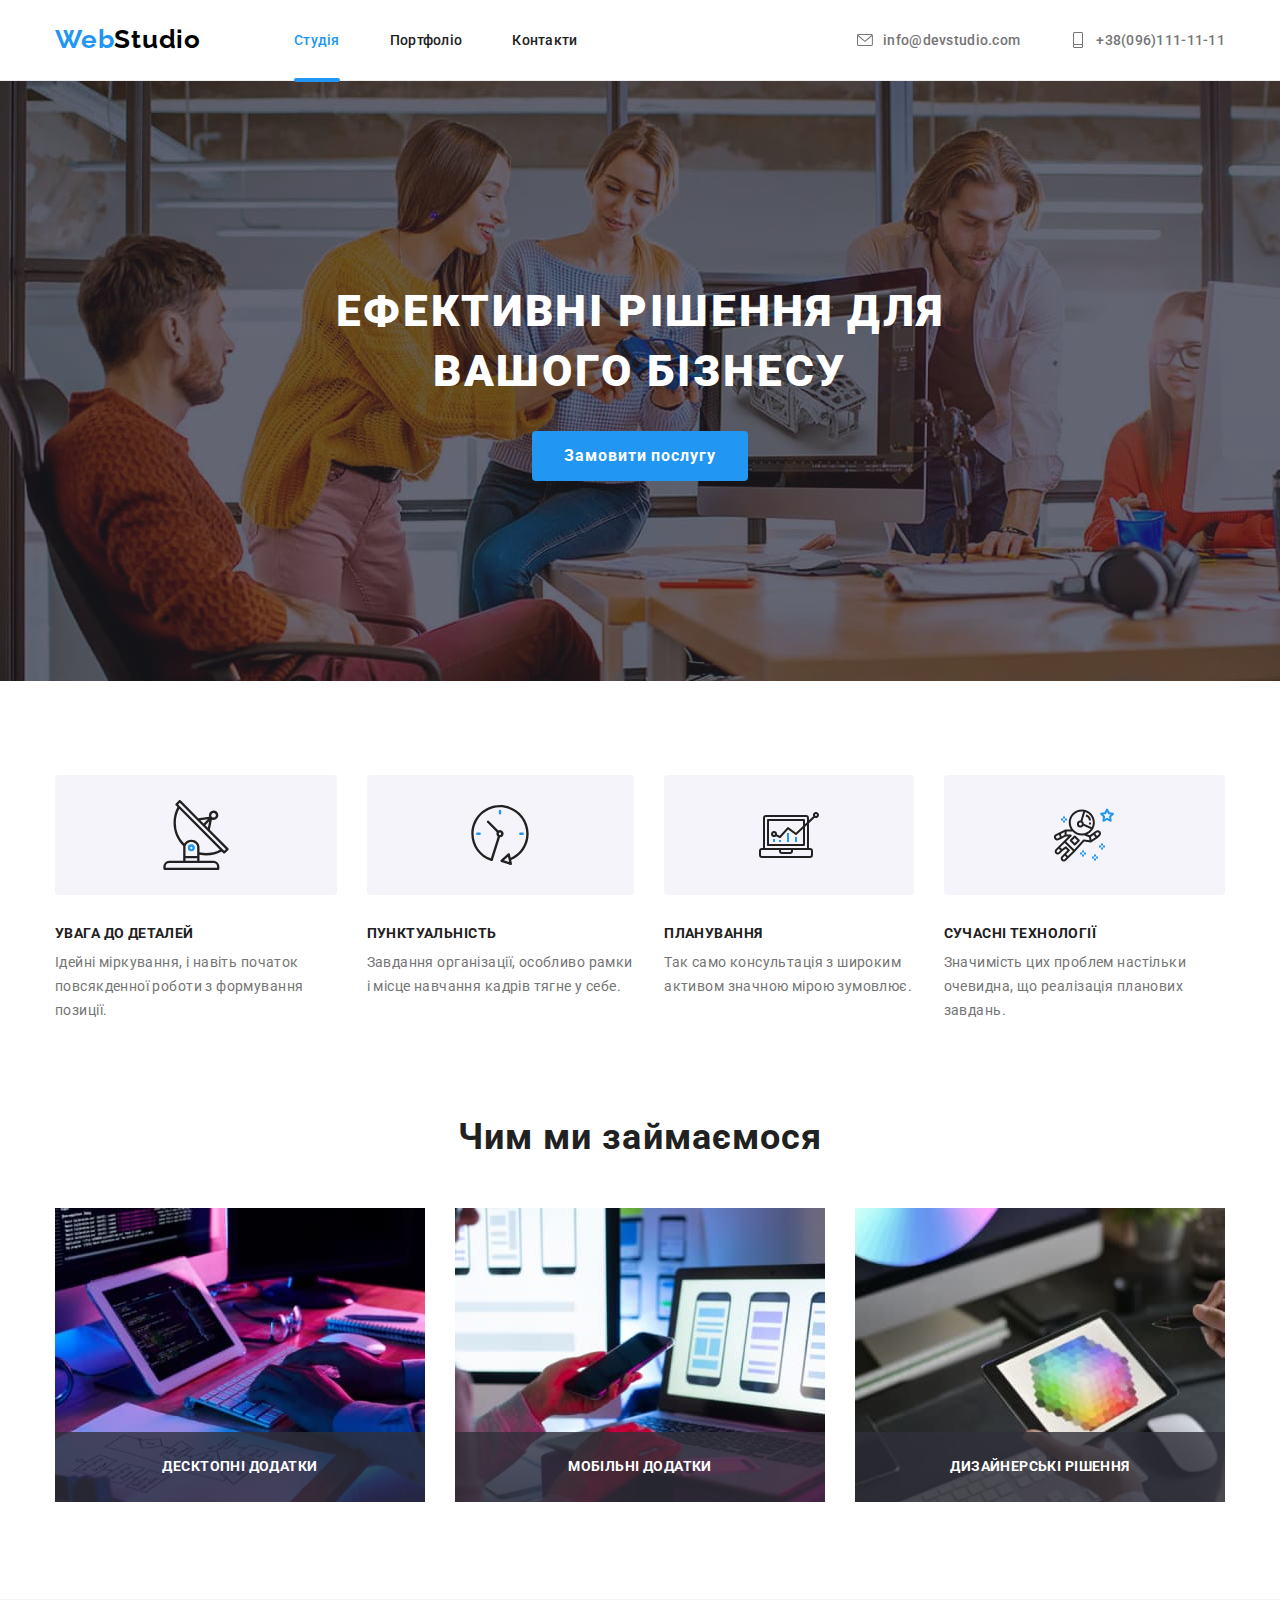
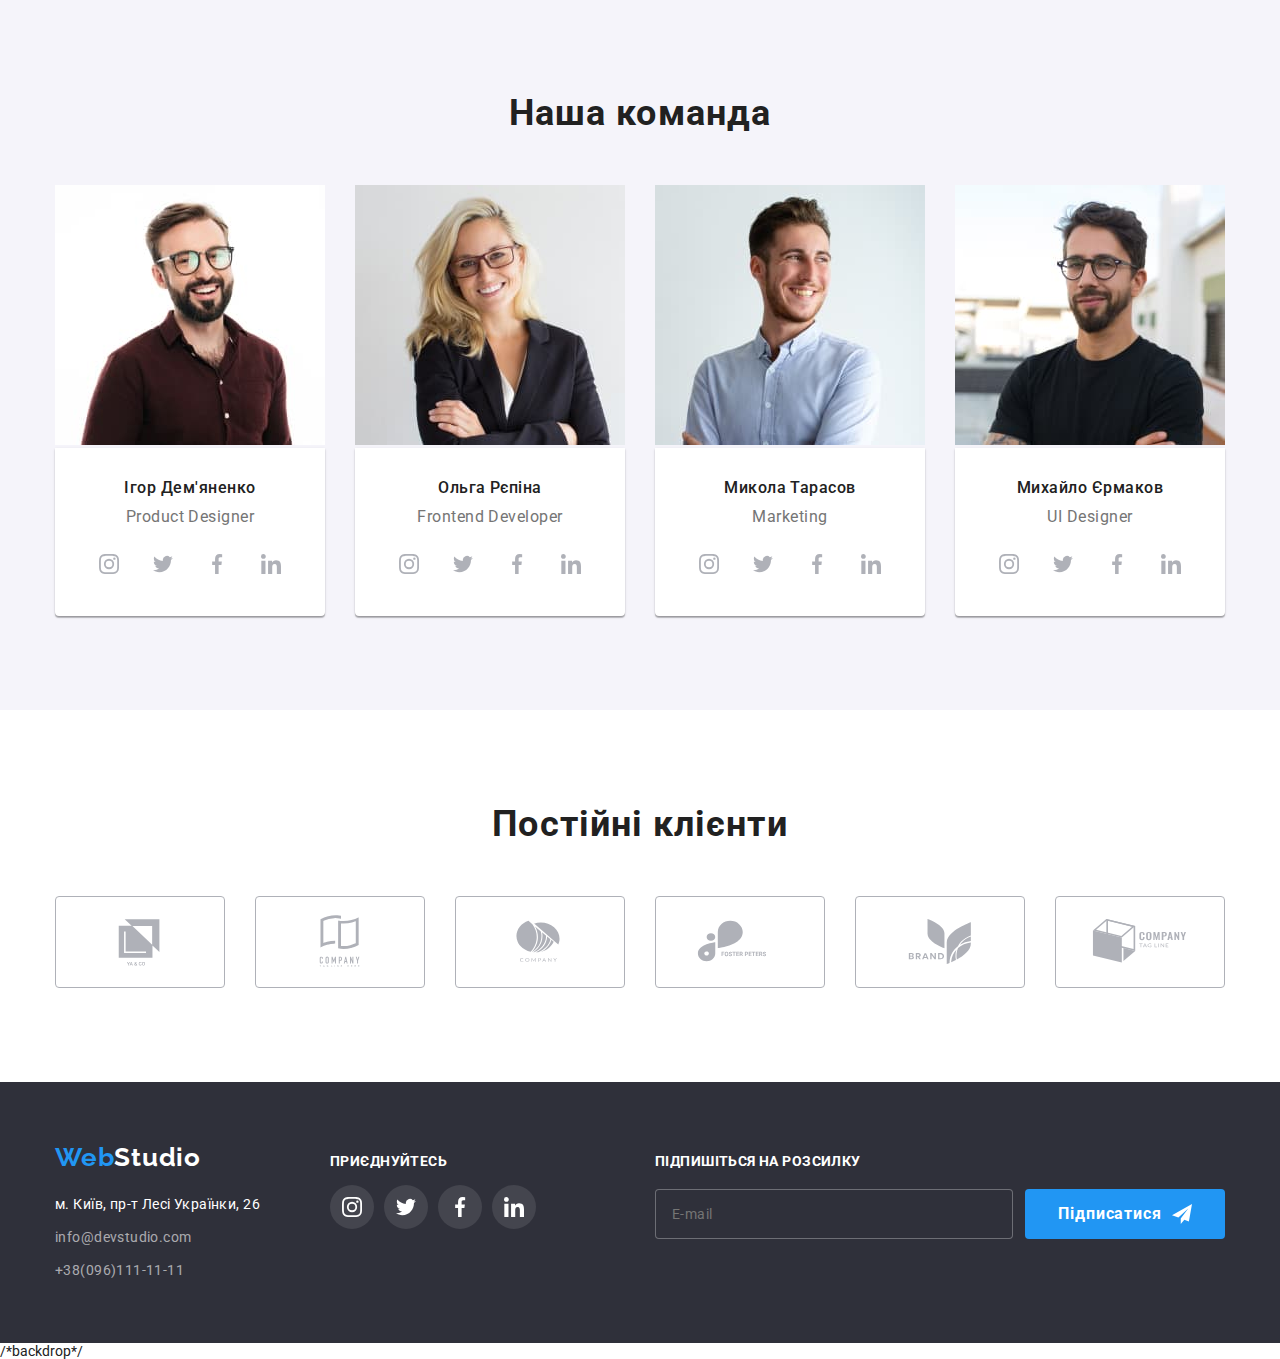
<file: index.html>
<!DOCTYPE html>
<html lang="uk">
<head>
    <meta charset="UTF-8">
    <meta http-equiv="X-UA-Compatible" content="IE=edge">
    <meta name="viewport" content="width=device-width, initial-scale=1.0">
    <title>Document</title>
    <link rel="preconnect" href="https://fonts.googleapis.com">
    <link rel="preconnect" href="https://fonts.gstatic.com" crossorigin>
    <link href="https://fonts.googleapis.com/css2?family=Raleway:wght@700&family=Roboto:wght@400;500;700;900&display=swap"
        rel="stylesheet">
        <link rel="stylesheet" href="https://cdnjs.cloudflare.com/ajax/libs/modern-normalize/1.1.0/modern-normalize.min.css">
    
    <link rel="stylesheet" href="./css/style.css">

</head>
<body>
    <!--навигация-->
   
    <header class="page-header">
<div class="container">
<div class="page-nav">
    <a class="logo" href="/">
        <span class="logo-accent">Web</span>Studio
    </a>
    <nav class="nav">
        <ul class="nav-list">
            <li class="item">
                <a class="current-page menu-link" href="./index.html">Студія</a></li>
            <li class="item">
                <a class="menu-link" href="./portfolio.html">Портфоліо</a></li>
            <li class="item"><a class="menu-link" href="#">Контакти</a></li>
        </ul>
    </nav>
    <ul class="aut-nav">
        <li class="item-nav"> 
           <a class="contact-link" href="mailto:info@devstudio.com"> 
            <svg class="item-nav-icon" width="16" height="16">
            <use href="./images/icon.svg#icon-envelope"></use>
        </svg>
        info@devstudio.com
        </a>
        </li>
        <li class="item-nav">
            <a class="contact-link" href="tel:+380961111111">
                <svg class="item-nav-icon" width="16" height="16">
                    <use href="./images/icon.svg#icon-telephon"></use>
                </svg>
                +38(096)111-11-11
            </a>
        </li>
        
    </ul>
</div>
    
   
</div>
</header>

<main> 
    <!--герой-->
    <section class="hero">
<div class="container">
    <h1 class="hero-titel">Ефективні рішення для вашого бізнеcу</h1>
    <button class="button-hero" type="button" data-modal-open>Замовити послугу</button>

</div>


</div>



</section>


<section class="qualiti">  
  
 <div class="container">

 <ul class="qualiti-list">
    
<li class="qualiti-item"> 
    <div class="qualiti-position">
        <a href="" class="qualiti-link">
            <svg class="qualiti-icon" width="70" height="70">
            <use href="./images/icon.svg#icon-antenna"></use>
            </svg>
        </a>
    </div>
<h3 class="quality-title">Увага до деталей </h3>
<p class="quality-text">Ідейні міркування, і навіть початок повсякденної роботи з формування позиції.
</p>
</li>

<li class="qualiti-item"> 
    <div class="qualiti-position">
        <a href="" class="qualiti-link">
            <svg class="qualiti-icon" width="106" height="60">
            <use href="./images/icon.svg#icon-clock"></use>
            </svg>
        </a>
    </div>
    <h3 class="quality-title">Пунктуальність</h3>
    <p class="quality-text">Завдання організації, особливо рамки і місце навчання кадрів тягне у себе.</p>
</li>
    

<li class="qualiti-item"> 
    <div class="qualiti-position">
        <a href="" class="qualiti-link">
        <svg class="qualiti-icon" width="106" height="60">
        <use href="./images/icon.svg#icon-diagram"></use>
        </svg>
        </a>
    </div>
    <h3 class="quality-title">Планування</h3>
    <p class="quality-text">Так само консультація з широким активом значною мірою зумовлює.</p>
</li>

<li class="qualiti-item"> 
    <div class="qualiti-position">
        <a href="" class="qualiti-link">
        <svg class="qualiti-icon" width="106" height="60">
            <use href="./images/icon.svg#icon-astronaut"></use>
        </svg>
    </a>
    </div>
    <h3 class="quality-title">Сучасні технології</h3>
    <p class="quality-text">Значимість цих проблем настільки очевидна, що реалізація планових завдань.</p>




        </div>
    </section>
    
    
    <!--section work-->
    <section class="work">
        <div class="container">
            <h2 class="work-title">Чим ми займаємося</h2>
            <ul class="work-list">
                <li class="work-img"><img src="./images/img1.jpg" alt="написання коду для сайтів" width="370">
                <div class="label">Десктопні додатки</div>
            </li>
                <li class="work-img"><img src="./images/img2.jpg" alt="написання коду для мобільних телефонів" width="370">
                <div class="label">Мобільні додатки</div>
                </li>
                <li class="work-img"><img src="./images/img3.jpg" alt="написання коду для ігор" width="370">
                <div class="label">Дизайнерські рішення
                    </div>
                </li>
            </ul>
        </div>
    </section>
    
    <!--section team-->
    <section class="team">
    <div class="container">
        
    
            <h2 class="team-title">Наша команда</h2>
            <ul class="team-list">
                <li class="team-img"><img src="./images/igor.jpg" alt="фотографія Ігоря Дем'яненко" width="270">
                    <div class="conteiner-card">
                        <h3 class="team-name">Ігор Дем'яненко</h3>
                        <p class="team-text">Product Designer</p>
                        <ul class="soc-list">
                            <li class="soc-item"> 
                                <a href="#" class="soc-link">
                                   <svg class="soc-icon" width="20" height="20">
                                    <use href="./images/icon.svg#icon-instagram"></use>
                                   </svg>
                                </a></li>
                            <li class="soc-item">
                                 <a href="#" class="soc-link">
                                <svg class="soc-icon" width="20" height="20">
                                    <use href="./images/icon.svg#icon-twitter"></use>
                                </svg>
                            </a></li>
                            <li class="soc-item">
                                 <a href="#" class="soc-link">
                                <svg class="soc-icon" width="20" height="20">
                                    <use href="./images/icon.svg#icon-facebook"></use>
                                </svg>
                            </a></li>
                            <li class="soc-item"> 
                                <a href="#" class="soc-link">
                                <svg class="soc-icon" width="20" height="20">
                                    <use href="./images/icon.svg#icon-linkedin"></use>
                                </svg>
                            </a></li>
                        </ul>
                    </div>
                </li>
                <li class="team-img"><img src="./images/olga.jpg" alt="фотографія Ольги Рєпіна " width="270">
                    <div class="conteiner-card">
                        <h3 class="team-name">Ольга Рєпіна</h3>
                        <p class="team-text">Frontend Developer</p>
                        <ul class="soc-list">
                            <li class="soc-item">
                                <a href="#" class="soc-link">
                                    <svg class="soc-icon" width="20" height="20">
                                        <use href="./images/icon.svg#icon-instagram"></use>
                                    </svg>
                                </a>
                            </li>
                            <li class="soc-item">
                                <a href="#" class="soc-link">
                                    <svg class="soc-icon" width="20" height="20">
                                        <use href="./images/icon.svg#icon-twitter"></use>
                                    </svg>
                                </a>
                            </li>
                            <li class="soc-item">
                                <a href="#" class="soc-link">
                                    <svg class="soc-icon" width="20" height="20">
                                        <use href="./images/icon.svg#icon-facebook"></use>
                                    </svg>
                                </a>
                            </li>
                            <li class="soc-item">
                                <a href="#" class="soc-link">
                                    <svg class="soc-icon" width="20" height="20">
                                        <use href="./images/icon.svg#icon-linkedin"></use>
                                    </svg>
                                </a>
                            </li>
                        </ul>
                    </div>
                </li>
                <li class="team-img"><img src="./images/nico.jpg" alt="фотографія Миколи Тарасов" width="270">
                    <div class="conteiner-card">
                        <h3 class="team-name">Микола Тарасов</h3>
                        <p class="team-text">Marketing</p>
                        <ul class="soc-list">
                            <li class="soc-item">
                                <a href="#" class="soc-link">
                                    <svg class="soc-icon" width="20" height="20">
                                        <use href="./images/icon.svg#icon-instagram"></use>
                                    </svg>
                                </a>
                            </li>
                            <li class="soc-item">
                                <a href="#" class="soc-link">
                                    <svg class="soc-icon" width="20" height="20">
                                        <use href="./images/icon.svg#icon-twitter"></use>
                                    </svg>
                                </a>
                            </li>
                            <li class="soc-item">
                                <a href="#" class="soc-link">
                                    <svg class="soc-icon" width="20" height="20">
                                        <use href="./images/icon.svg#icon-facebook"></use>
                                    </svg>
                                </a>
                            </li>
                            <li class="soc-item">
                                <a href="#" class="soc-link">
                                    <svg class="soc-icon" width="20" height="20">
                                        <use href="./images/icon.svg#icon-linkedin"></use>
                                    </svg>
                                </a>
                            </li>
                        </ul>
                    </div>
                </li>
    
                <li class="team-img"><img src="./images/mixa.jpg" alt="фотографія Михайла Єрмаков" width="270">
                    <div class="conteiner-card">
                        <h3 class="team-name">Михайло Єрмаков</h3>
                        <p class="team-text">UI Designer</p>
                        <ul class="soc-list">
                            <li class="soc-item">
                                <a href="#" class="soc-link">
                                    <svg class="soc-icon" width="20" height="20">
                                        <use href="./images/icon.svg#icon-instagram"></use>
                                    </svg>
                                </a>
                            </li>
                            <li class="soc-item">
                                <a href="#" class="soc-link">
                                    <svg class="soc-icon" width="20" height="20">
                                        <use href="./images/icon.svg#icon-twitter"></use>
                                    </svg>
                                </a>
                            </li>
                            <li class="soc-item">
                                <a href="#" class="soc-link">
                                    <svg class="soc-icon" width="20" height="20">
                                        <use href="./images/icon.svg#icon-facebook"></use>
                                    </svg>
                                </a>
                            </li>
                            <li class="soc-item">
                                <a href="#" class="soc-link">
                                    <svg class="soc-icon" width="20" height="20">
                                        <use href="./images/icon.svg#icon-linkedin"></use>
                                    </svg>
                                </a>
                            </li>
                        </ul>
                    </div>
                </li>
            </ul>



        
    </div>
    </section>
</section>
<section class="partners">
<div class="container">
    <h2 class="partners-title"> Постійні клієнти</h2>
<ul class="partners-list">
    <li class="partners-item"> <a href="" class="partners-link">
        <svg class="partners-icon" width="106" height="60">
        <use href="./images/icon.svg#icon-ya-co"></use>
    </svg>
</a>
</li>
    <li class="partners-item"> <a href="" class="partners-link">
        <svg class="partners-icon" width="106" height="60">
            <use href="./images/icon.svg#icon-tagline"></use>
        </svg>
    </a>
</li>
    <li class="partners-item"> <a href="" class="partners-link">
        <svg class="partners-icon" width="106" height="60">
        <use href="./images/icon.svg#icon-comp"></use>
    </svg>
</a>
</li>
    <li class="partners-item"> <a href="" class="partners-link">
        <svg class="partners-icon" width="106" height="60">
            <use href="./images/icon.svg#icon-foster"></use>
        </svg>
    </a>
</li>
    <li class="partners-item"> <a href="" class="partners-link">
        <svg class="partners-icon" width="106" height="60">
            <use href="./images/icon.svg#icon-brand"></use>
        </svg>
    </a>
</li>
    <li class="partners-item"> <a href="" class="partners-link">
        <svg class="partners-icon" width="106" height="60">
            <use href="./images/icon.svg#icon-tag"></use>
        </svg>
    </a>
</li>
</ul>



</div>





</section>





</main>

<footer>
   

<div class="container">
    <div class="main-footer-contacts">
    <div class="footer-contacts">

   
    <a href="/" class="logo-white">
        <span class="logo-accent">Web</span>Studio
    </a>
    
    <address class="contacts">
        <ul>
            <li class="link-contacts">
                <a class="link" href="https://goo.gl/maps/CEJdyvRehDyQKQgW8" target="_blank"
                    rel="noopenes noreferrer nofollow"> м. Київ, пр-т Лесі Українки, 26</a>
            </li>
            <li class="link-contacts">
                <a class="link-footer" href="mailto:info@devstudio.com">info@devstudio.com</a>
            </li>
            <li class="link-contacts">
                <a class="link-footer" href="tel:+380961111111">+38(096)111-11-11</a>
            </li>
        </ul>
    </address>
    </div>
    <div class="social-net">
 <h3 class="social-title"> Приєднуйтесь </h3>



    <ul class="social-list">
        <li class="social-item">
            <a href="#" class="social-link">
                <svg class="social-icon" width="20" height="20">
                    <use href="./images/icon.svg#icon-instagram"></use>
                </svg>
            </a>
        </li>
        <li class="social-item">
            <a href="#" class="social-link">
                <svg class="social-icon" width="20" height="20">
                    <use href="./images/icon.svg#icon-twitter"></use>
                </svg>
            </a>
        </li>
        <li class="social-item">
            <a href="#" class="social-link">
                <svg class="social-icon" width="20" height="20">
                    <use href="./images/icon.svg#icon-facebook"></use>
                </svg>
            </a>
        </li>
        <li class="social-item">
            <a href="#" class="social-link">
                <svg class="social-icon" width="20" height="20">
                    <use href="./images/icon.svg#icon-linkedin"></use>
                </svg>
            </a>
        </li>
    </ul>
</div>
<div class="footer-form">
    <h3 class="footer-text">Підпишіться на розсилку</h3>

    <div class="footer-disigen">
        <form action="footer-enter" name="footer-enter">
            <input class="footer-input" type="email" 
            id="footer-enter" name="footer-enter"
             placeholder="E-mail" />
        </form>
        <button class="footer-button" type="button">
            Підписатися
            <svg class="footer-icon" width="20" height="20">
                <use href="./images/icon.svg#icon-send"></use>
            </svg>
        </button>
    </div>

</div>
</div>

</div>






</footer>

                    /*backdrop*/

<div class="backdrop is-hidden"data-modal>
    <div class="modal">
        <button class="modal-close-button" type="button" data-modal-close>
            <svg class="close-icon" width="30" height="30">
                <use href="./images/icon.svg#icon-close"></use>
            </svg>
        </button>

    
        <h2 class="form-title">Залиште свої дані, ми вам передзвонимо</h2>
<form name="form-contact">
    
        <label class="form-label" for="person-name">Ім'я</label>
        <div class="form-control">
            <input 
            class="form-input"
             id="person-name" 
             type="text"
              name="person-name">
            <svg class="form-icon" width="16" height="16">
                <use href="./images/icon.svg#icon-person"></use>
            </svg>
        </div>

        <label class="form-label" for="person-phone">Телефон</label>
        <div class="form-control">
            <input 
            class="form-input"
             id="person-phone" 
             type="tel"
              name="person-phone">
            <svg class="form-icon" width="16" height="16">
                <use href="./images/icon.svg#icon-phone"></use>
            </svg>
        </div>

        <label class="form-label" for="person-mail">Пошта</label>
        <div class="form-control">
            <input 
            class="form-input"
             id="person-mail" 
             type="email"
              name="person-mail">
            <svg class="form-icon" width="16" height="16">
                <use href="./images/icon.svg#icon-email"></use>
            </svg>
        </div>

        <label class="form-label" for="person-coment">Коментар</label>
        
            <textarea 
            class="form-textarea"
            id="person-coment" 
            name="person-coment"
            placeholder="Введіть текст"
            ></textarea>



            <div class="checkbox-control">
                <label class="checkbox-text" for="terms-checkbox">
                   <input class="checkbox-input visually-hidden" 
                    type="checkbox"name="terms-checkbox"id="terms-checkbox">
        <span class="checkbox-icon">
            <svg class="form-check" width="16" height="16">
                <use href="./images/icon.svg#icon-check"></use>
            </svg>
        </span>
      

<p class="form-text">Погоджуюся з розсилкою та приймаю<a href="#"> 
    <span class="form-accent">Умови договору</span></a></p>

      
    <button class="form-button" type="submit">Відправити</button>
    


    
    </button>
    
    </label> 
            
        </div>
    

      
   

      </div>


        
      
    </form>   

    
    
    
</div>

   

</div>
<script src="./js/modal.js"></script>
</body>
</html>
</file>
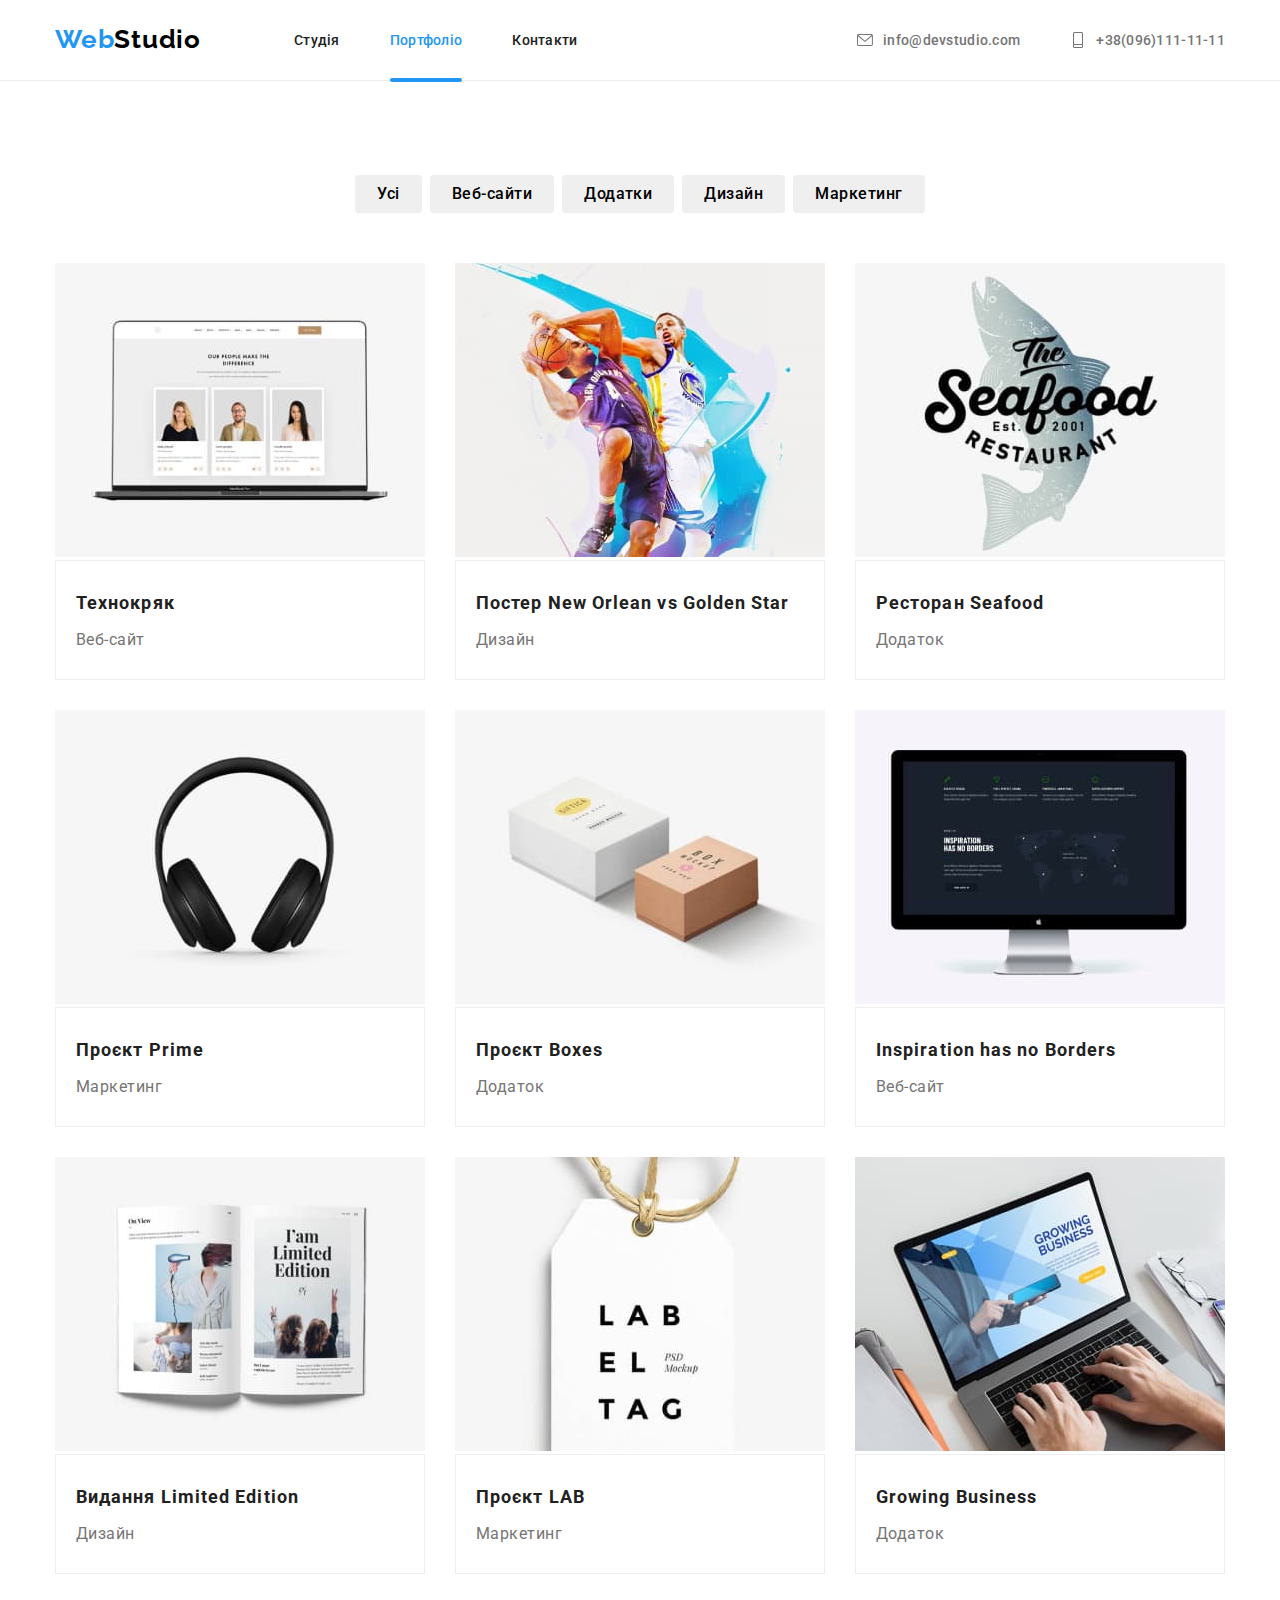
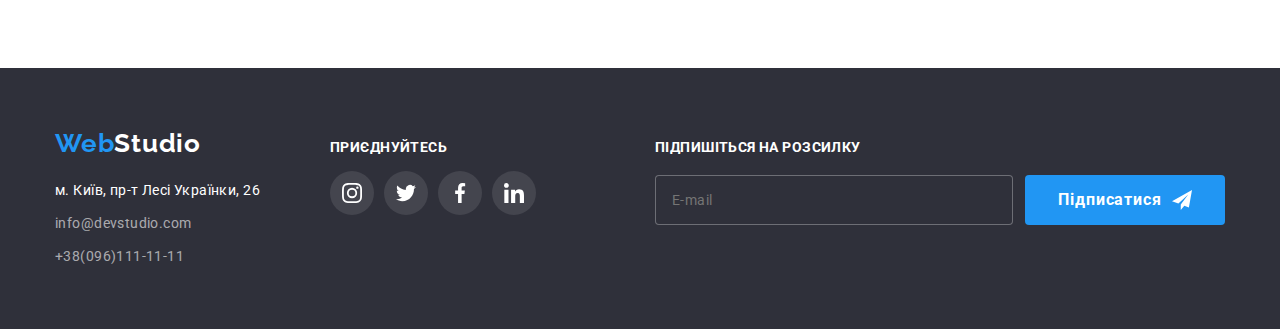
<file: portfolio.html>
<!DOCTYPE html>
<html lang="uk">
<head>
    <meta charset="UTF-8">
    <meta http-equiv="X-UA-Compatible" content="IE=edge">
    <meta name="viewport" content="width=device-width, initial-scale=1.0">
    <title>Portfolio</title>
    <link rel="preconnect" href="https://fonts.googleapis.com">
    <link rel="preconnect" href="https://fonts.gstatic.com" crossorigin>
    <link href="https://fonts.googleapis.com/css2?family=Raleway:wght@700&family=Roboto:wght@400;500;700;900&display=swap"
        rel="stylesheet">
        <link rel="stylesheet" href="https://cdnjs.cloudflare.com/ajax/libs/modern-normalize/1.1.0/modern-normalize.min.css">
    <link rel="stylesheet" href="./css/style.css">
</head>
<body>
<header class="page-header">
    <div class="container">
        <div class="page-nav">
            <a class="logo" href="/">
                <span class="logo-accent">Web</span>Studio
            </a>
            <nav class="nav">
                <ul class="nav-list">
                    <li class="item"><a class="menu-link" href="./index.html">Студія</a></li>
                    <li class="item"><a class="current-page menu-link" href="./portfolio.html">Портфоліо</a></li>
                    <li class="item"><a class="menu-link" href="#">Контакти</a></li>
                </ul>
            </nav>
            <ul class="aut-nav">
                <li class="item-nav">
                    <a class="contact-link" href="mailto:info@devstudio.com">
                        <svg class="item-nav-icon" width="16" height="16">
                            <use href="./images/icon.svg#icon-envelope"></use>
                        </svg>
                        info@devstudio.com
                    </a>
                </li>
                <li class="item-nav">
                    <a class="contact-link" href="tel:+380961111111">
                        <svg class="item-nav-icon" width="16" height="16">
                            <use href="./images/icon.svg#icon-telephon"></use>
                        </svg>
                        +38(096)111-11-11
                    </a>
                </li>
            
            </ul>
        </div>


    </div>
</header>

<main>
    <section class="department">
   <div class="container">
    <h1 class="department-title">Відділи</h1>
    <ul class="department-link">
        <li><button class="button-second" type="button">Усі</button></li>
        <li><button class="button-second" type="button">Веб-сайти</button></li>
        <li><button class="button-second" type="button">Додатки</button></li>
        <li><button class="button-second" type="button">Дизайн</button></li>
        <li><button class="button-second" type="button">Маркетинг</button></li>
    </ul>
   </div>


<!--section projects-->


<div class="container">
    <ul class="progect-list">
        <li>
            <div class="progect-card">
                <img src="./images/technocrat.jpg" alt="Технокряк" width="370" />
                <div class="progect-item">
                <h3 class="project-title">Технокряк</h3>
                <p class="project-text">Веб-сайт</p>
            
         <div class="project-invisible-text">
            <p>Ресурс пропонує комплексні пропозиції з різним 
                рівнем функціоналу та сервісів. 
                 Все це дозволить відвідувачу отримати
            вичерпні відомості про компанію чи приватну особу.</p>
         </div>
        </div>
        </li>
    
        <li  >
            <div class="progect-card">
                <img src="./images/design-poster.jpg" alt="Постер New Orlean vs Golden Star" width="370" />
                <div class="progect-item">
                <h3 class="project-title">Постер New Orlean vs Golden Star</h3>
                <p class="project-text">Дизайн</p>
                </div>
                </div>
        </li>
        <li  >
            <div class="progect-card">
                <img src="./images/restaurant.jpg" alt="Ресторан Seafood" width="370" />
                <div class="progect-item">
                <h3 class="project-title">Ресторан Seafood</h3>
                <p class="project-text">Додаток</p>
                </div>
                </div>
        </li>
        <li >
            
            <div class="progect-card">
                <img src="./images/marketing.jpg" alt="Проєкт Prime" width="370" />
                <div class="progect-item">
                <h3 class="project-title">Проєкт Prime</h3>
                <p class="project-text">Маркетинг</p>
                </div>
                </div>
        </li>
        <li >
            <div class="progect-card">
                <img src="./images/box.jpg" alt="Проєкт Boxes" width="370" />
                <div class="progect-item">
                <h3 class="project-title">Проєкт Boxes</h3>
                <p class="project-text">Додаток</p>
                </div>
                </div>
        </li>
    
        <li >
            <div class="progect-card">
                <img src="./images/web-site.jpg" alt="Inspiration has no Borders" width="370" />
                <div class="progect-item">
                <h3 class="project-title">Inspiration has no Borders</h3>
                <p class="project-text">Веб-сайт</p>
                </div>
                </div>
        </li>
        <li >
            <div class="progect-card">
                <img src="./images/book.jpg" alt="Видання Limited Edition" width="370" />
                <div class="progect-item">
                <h3 class="project-title">Видання Limited Edition</h3>
                <p class="project-text">Дизайн</p>
                </div>
                </div>
        </li>
        <li  >
            <div class="progect-card">
                <img src="./images/lab.jpg" alt="Проєкт LAB" width="370" />
                <div class="progect-item">
                <h3 class="project-title">Проєкт LAB</h3>
                <p class="project-text">Маркетинг</p>
                </div>
                </div>
        </li>
        <li  >
            <div class="progect-card">
                <img src="./images/busines.jpg" alt="Growing Business" width="370" />
                <div class="progect-item">
                <h3 class="project-title">Growing Business</h3>
                <p class="project-text">Додаток</p>
                </div>
                </div>
        </li>
    </ul>

</div>
</section>

    
</main>

<footer>

<div class="container">
    <div class="main-footer-contacts">
        <div class="footer-contacts">


            <a href="/" class="logo-white">
                <span class="logo-accent">Web</span>Studio
            </a>

            <address class="contacts">
                <ul>
                    <li class="link-contacts">
                        <a class="link" href="https://goo.gl/maps/CEJdyvRehDyQKQgW8" target="_blank"
                            rel="noopenes noreferrer nofollow"> м. Київ, пр-т Лесі Українки, 26</a>
                    </li>
                    <li class="link-contacts">
                        <a class="link-footer" href="mailto:info@devstudio.com">info@devstudio.com</a>
                    </li>
                    <li class="link-contacts">
                        <a class="link-footer" href="tel:+380961111111">+38(096)111-11-11</a>
                    </li>
                </ul>
            </address>
        </div>
        <div class="social-net">
            <h3 class="social-title"> Приєднуйтесь </h3>



            <ul class="social-list">
                <li class="social-item">
                    <a href="#" class="social-link">
                        <svg class="social-icon" width="20" height="20">
                            <use href="./images/icon.svg#icon-instagram"></use>
                        </svg>
                    </a>
                </li>
                <li class="social-item">
                    <a href="#" class="social-link">
                        <svg class="social-icon" width="20" height="20">
                            <use href="./images/icon.svg#icon-twitter"></use>
                        </svg>
                    </a>
                </li>
                <li class="social-item">
                    <a href="#" class="social-link">
                        <svg class="social-icon" width="20" height="20">
                            <use href="./images/icon.svg#icon-facebook"></use>
                        </svg>
                    </a>
                </li>
                <li class="social-item">
                    <a href="#" class="social-link">
                        <svg class="social-icon" width="20" height="20">
                            <use href="./images/icon.svg#icon-linkedin"></use>
                        </svg>
                    </a>
                </li>
            </ul>
        </div>
        <div class="footer-form">
            <h3 class="footer-text">Підпишіться на розсилку</h3>
        
            <div class="footer-disigen">
                <form action="footer-enter" name="footer-enter">
                    <input class="footer-input" type="email" id="footer-enter" name="footer-enter" placeholder="E-mail" />
                </form>
                <button class="footer-button" type="button">
                    Підписатися
                    <svg class="footer-icon" width="20" height="20">
                        <use href="./images/icon.svg#icon-send"></use>
                    </svg>
                </button>
            </div>
        
        </div>

    </div>


</div>


</footer>
</body>
</html>
</file>
<file: css/style.css>
* {
    box-sizing: border-box;
}
h1,
h2,
h3,
h4,
h5,
h6,
p,
ul {
    margin: 0;
    padding: 0;
}
:root {
--primary-text-color: #212121;
--secondary-text-color: #757575;
--hero-text-color:#ffffff;
--accent-text-color: #2196f3;
--black-text-color: #000000;
--primary-white-color: #f5f5f5;
--secondary-color: #2f303a;
--button: #F5F4FA;
--button-focus: #188CE8;
--secondary-button: #EEEEEE;
--border:#ECECEC;
--fon-hero:rgba(47, 48, 58, 0.8);
--icon:#AFB1B8;
--footer-link:rgba(255, 255, 255, 0.1);
--fon-backdrop:rgba(0, 0, 0, 0.2);
--work-fon:rgba(47, 48, 58, 0.8);
--invisible :rgba(33, 150, 243, 0.9);
--form-border:rgba(33, 33, 33, 0.2);
--coment-placeholder:rgba(117, 117, 117, 0.5)

--time:cubic-bezier(0.4, 0, 0.2, 1);
}


body {
    background-color: var(--hero-text-color) ;
    color: var(--primary-text-color) ;
    font-family: 'Roboto', sans-serif;
    font-size: 14px;
    cursor: pointer;
    font-weight: 400;
    overflow: auto;
}
ul {
    list-style: none;
}
.visually-hidden {
    position: absolute;
    white-space: nowrap;
    width: 1px;
    height: 1px;
    overflow: hidden;
    border: 0;
    padding: 0;
    clip: rect(0 0 0 0);
    clip-path: inset(50%);
    margin: 1px;
}

/* навигация*/
.page-header{
    border-bottom: 1px solid var(--border);
}
.container {
    margin-left: auto;
    margin-right: auto;
    width: 1200px;
    padding: 0px 15px;
}

.logo{
    display: block;
    font-family: 'Raleway';
        color: var(--black-text-color);
        font-weight: 700;
        font-size: 26px;
        line-height: 1.2;
        text-decoration: none;
        letter-spacing: 0.03em;
       
        margin-right: 93px;
        
       
}
/*.logo-accent{
    color: var(--accent-text-color) border: 1px solid #000000;
        text-shadow : 0px 4px 4px rgba(0, 0, 0, 0.25);
}
*/
.nav :hover,
.nav :focus{
    color: var(--accent-text-color);
    
}



.page-nav{
display: flex;
align-items: center;

}
.nav-list{
    display: flex;
    


}


.menu-link {
    display: block;
    color: var(--primary-text-color);
    font-weight: 500;
    line-height: 1.15;
    letter-spacing: 0.02em;
    text-decoration: none;
    padding-top: 32px;
    padding-bottom: 32px;
transition-property:  color;
    transition-duration: 250ms;
    transition-timing-function: var(--time);
}
.current-page{
    position: relative;
    color: var(--accent-text-color);
}



.current-page::after {
    content: "";
position: absolute;
    display: block;
   left: 0;
 bottom: -2px;
    width: 100%;
    height: 4px;
    border-radius: 2px;
    background-color: currentColor;
    
/*transform: translateY(28px);
transition-property: color;
    transition-duration: 250ms;
    transition-timing-function: var(--time);*/
}


.menu-link:focus {
    color: var(--accent-text-color);
    

}

.menu-link::after {
    opacity: 1;
    color: var(--accent-text-color);
}

.item:not(:last-child){
    margin-right: 50px;
}
.aut-nav {
    display: flex;
    align-items: center;
    margin-left: auto ;


}
.item-nav-icon{
    fill: currentColor;
   
}
.aut-nav .item-nav + .item-nav{
    margin-left: 50px;
}

.contact-link{
    display: flex;
    align-content: center;
    color: var(--secondary-text-color);
    font-weight: 500;
    line-height: 1.15;
    letter-spacing: 0.02em;
    text-decoration: none;
    padding-top: 32px;
    padding-bottom: 32px;
    gap: 10px;


    transition-property: color;
        transition-duration: 250ms;
        transition-timing-function: var(--time);
    }

.partners-icon{
fill: currentColor;
}

.aut-nav :hover,
.aut-nav :focus{
    color: var(--accent-text-color);
  
}
.aut-nav :hover,
:focus .contact-link {
fill: var(--accent-text-color);

}

/* герой*/
.hero {
    background-color: var(--secondary-color);
    text-align: center;
    padding: 200px 0;
    max-width: 1600px;
        padding-bottom: 200px;
        background-image: linear-gradient(to right,rgba(47, 48, 58, 0.4),
        rgba(47, 48, 58, 0.4) ), url('../images/hero.jpg');
        margin-left: auto;
        margin-right: auto;
        background-size: cover;
        }

.hero-titel{  
    margin-top: 0;
    margin-bottom: 30px;
    color: var(--hero-text-color);
        
        font-family: 'Roboto';
            font-weight: 900;
            font-size: 44px;
            line-height: 60px;
            text-align: center;
            letter-spacing: 0.06em;
            text-transform: uppercase;
            
            margin-left: 237px;
            margin-right: 237px;

}
 /* описание компании */

    

.qualiti{
    padding-top: 94px;
}

.qualiti-position {
    display: flex;
    margin-bottom: 30px;
}

.qualiti-item {
    width: calc((100%-90px)/4);
}

.qualiti-link {
    width: 100%;
    height: 120px;
    background-color: var(--button);
    display: flex;
    border-radius: 4px;
    align-items: center;
    justify-content: center;
    color: var(--icon);

}

.qualiti-icon {
    fill: currentColor;
}

.qualiti-list{
    display: flex;
        gap: 30px;
}
.quality-title {
    padding-top: 0px;
    margin-bottom: 0;
    color: var(--primary-text-color);
        font-size: 14px;
        font-weight: 700;
        line-height: 1.15;
        letter-spacing: 0.03em;
        text-transform: uppercase;
}
.quality-text{
   margin-top: 10px;
   margin-bottom: 0px;
    color: var(--secondary-text-color);
    line-height: 1.7;
    letter-spacing: 0.03em;
}
/* які проекти*/
.work{
    padding-top: 94px;
    padding-bottom: 94px;
}

.work-title{
    
    padding-top: 0px;
    margin-bottom: 50px;
    color: var(--primary-text-color);
    font-weight: 700;
    font-size: 36px;
    line-height: 1.15;
    text-align: center;
    letter-spacing: 0.03em;
        
}
.work-list{
    display: flex;
        gap: 30px;
}
.work-img {
    position: relative;
    margin-top: 0px;
    
}
.label{
    position: absolute ;
    top: 224px;
    width: 100%;
   height: 70px;
   text-align: center;
  color: var(--hero-text-color);
    background-color: var(--work-fon);
    justify-content: center;
    
    font-family: Roboto, sans-serif;
    font-weight: 700;
    line-height: 1.14;
    letter-spacing: 0.03em;
    text-transform: uppercase;
    justify-content: center;
    display:block;
    padding-top: 27px;
        }




/* команда */
.team {
    padding-top: 94px;
    padding-bottom: 94px;
    background-color: var(--button);
   
}
.team-title {
    padding-top: 0px;
    margin-bottom: 50px;
        color: var(--primary-text-color);

        
            font-weight: 700;
            font-size: 36px;
            line-height: 1.16;
            text-align: center;
            letter-spacing: 0.03em;
}
.team-img  {
    margin-top: 0px;
    margin-bottom: 0px;
    
    display: block;
        max-width: 100%;
        height: auto;
        object-fit: cover;
    }

.conteiner-card{
     margin-top: 0px;
        box-shadow: 0px 1px 3px rgba(0, 0, 0, 0.12), 0px 1px 1px rgba(0, 0, 0, 0.14), 0px 2px 1px rgba(0, 0, 0, 0.2);
        border-radius: 0px 0px 4px 4px;
        background-color: var(--hero-text-color);

}
.team-list{
    display: flex;
    gap: 30px;
}
.team-name {
    
    color: var(--primary-text-color);
        font-weight: 500;
        font-size: 16px;
        line-height: 1.2;
        letter-spacing: 0.03em;
        text-align: center;
        padding-top: 30px;
        
}
.team-text {
        font-size: 16px;
        line-height: 1.2;
        color:var(--secondary-text-color);
        letter-spacing: 0.03em;
        text-align: center;
        margin-top: 10px;
        margin-bottom: 16px;
}
.soc-list{
    display: flex;
    justify-content: center;
    margin-top: 16px;
    padding-bottom: 30px;
    gap: 10px;

}
.soc-item {

}
.soc-link{
    display: flex;
    width: 44px;
    height: 44px;
    align-items: center;
    justify-content: center;
    background-color:var(--hero-text-color);
    border-radius: 50%;
    color:var(--icon);
transition-property: background-color;
    transition-duration: 250ms;
    transition-timing-function: var(--time);
}

.soc-icon{
    gap: 10px;
    transition-property: color;
        transition-duration: 250ms;
        transition-timing-function: var(--time);
}


.soc-icon{
    fill: currentColor;
}
.soc-link:hover,
.soc-link:focus{
    background-color: var(--accent-text-color);
    color: var(--hero-text-color);
}

/*.soc-icon {
    fill: var(--icon);
}
.soc-link:hover ,:focus {
background-color: var(--accent-text-color);
}
.soc-link:hover,:focus .soc-icon {
    fill: var(--hero-text-color);
}
*/
.partners {
    padding-top: 94px;
        padding-bottom: 94px;
}

.partners-title{
    padding-top: 0px;
        margin-bottom: 50px;
        color: var(--primary-text-color);
    
    
        font-weight: 700;
        font-size: 36px;
        line-height: 1.16;
        text-align: center;
        letter-spacing: 0.03em;
    }



.partners-list {
    display: flex;
    gap: 30px;
}

.partners-item {
    width: calc((100%-150px)/6);
    width: 100%;
        height: 92px;
       
        display: flex;
        border-radius: 4px;

}

.partners-link {
    width: 100%;
    height: 92px;
    border: 1px solid var(--icon);
    display: flex;
    border-radius: 4px;
    align-items: center;
        justify-content: center;
        background-color: var(--hero-text-color);
        color: var(--icon);

        transition-property: border-color, color;
            transition-duration: 250ms;
            transition-timing-function: var(--time);
    
}

.partners-icon {
    fill: currentColor;
}

.partners-link:hover,
.partners-link:focus {
   border-color: var(--accent-text-color);
    color: var(--accent-text-color);
}



/* підвал*/
footer{
    
    background-color: var(--secondary-color);
    padding-top: 60px;
    padding-bottom: 60px;
}

.logo-white {
    display: block;
    font-family: 'Raleway';
    font-weight: 700;
    font-size: 26px;
    line-height: 1.2;
    color: var(--hero-text-color);
    text-decoration: none;
    letter-spacing: 0.03em;
    margin-bottom: 20px;
}
.logo-accent {
    color: var(--accent-text-color);
}
    
.contacts {
margin-bottom: 0px;
}
.link {
    display: block;
    font-style: normal;
    line-height: 1.7;
    color: var(--hero-text-color);
    text-decoration: none;
    letter-spacing: 0.03em;
}

.link-contacts {
    margin-top: 9px;
}
.link-footer{
    display: block;
        font-style: normal;
        color: rgba(255, 255, 255, 0.6);
        line-height: 1.7;
        letter-spacing: 0.03em;
        text-decoration: none;
}

.link-contacts:first-child {
    margin-top: 0px;
    }
.main-footer-contacts{
display: flex;
align-items: baseline;
    }

.social-net{
    margin-left: 70px;
}


.social-title{
padding-top: 0px;
margin-bottom: 0;
 color: var(--hero-text-color);
font-size: 14px;
font-weight: 700;
line-height: 1.15;
letter-spacing: 0.03em;
text-transform: uppercase;





}
.social-list {
display: flex;
justify-content: center;
padding-top: 16px;
 padding-bottom: 30px;
gap: 10px;
    }
    
.social-item {}
    
.social-link {
display: flex;
 width: 44px;
 height: 44px;
align-items: center;
justify-content: center;
background-color: var(--footer-link);
border-radius: 50%;
color: var(--hero-text-color);

transition-property: background-color;
    transition-duration: 250ms;
    transition-timing-function: var(--time);

        }
.social-icon {
fill: currentColor;

        }
    
.social-link:hover,
.social-link:focus {
background-color: var(--accent-text-color);
}
.footer-form {
    margin-left: auto;
}

.footer-text {
        padding-top: 0px;
        margin-bottom: 0;
        color: var(--hero-text-color);
        font-size: 14px;
        font-weight: 700;
        line-height: 1.15;
        letter-spacing: 0.03em;
        text-transform: uppercase;
        margin-bottom: 20px;
}
.footer-disigen{
    display: flex;
}
.footer-enter{
display: flex;
    justify-content: center;
    padding-top: 16px;
    padding-bottom: 30px;
    gap: 10px;


    
}



.footer-input {
    display: flex;
    width: 358px;
    height: 50px;
    border: 1px solid rgba(255, 255, 255, 0.3);
    filter: drop-shadow(0px 4px 4px rgba(0 0 0 0.15));
    border-radius: 4px;
    background-color: var(--secondary-color);
    
    letter-spacing: 0.03em;
    color: rgba(255, 255, 255, 0.6);
    outline: none;
    padding-left: 16px;
    }


.footer-button {
    display: inline-flex;
    align-items: center;
    justify-content: center;
    column-gap: 10px;
    margin-left: 12px;
    min-width: 200px;
    height: 50px;
    color: var(--hero-text-color);
    background-color: var(--accent-text-color);
    border-radius: 4px;
    font-family: "Roboto", serif;
    border: none;
    font-weight: 700;
    font-size: 16px;
    line-height: 1.88;
    letter-spacing: 0.06em;
    cursor: pointer;
    
       transition-property: background-color, color, shadow;
        transition-duration: 250ms;
        transition-timing-function: cubic-bezier(0.4, 0, 0.2, 1);
}


.footer-button:hover {
    color: var(--border);
    background-color: var(--button-focus);

}


.footer-button:focus,
.footer-button:hover {
    box-shadow: 0px 2px 2px rgba(0, 0, 0, 0.12),
        0px 1px 2px rgba(0, 0, 0, 0.08),
        0px 3px 1px rgba(0, 0, 0, 0.1);
}


.foter-icon {
fill: currentColor;
}

/* порфоліо вітділи*/
.department {
    padding-top: 94px;
    padding-bottom: 94px;
    }


.department-title {

        position: absolute;
        white-space: nowrap;
        width: 1px;
        height: 1px;
        overflow: hidden;
        border: 0;
        padding: 0;
        clip: rect(0 0 0 0);
        clip-path: inset(50%);
        margin: -1px;
}
.department-link{
    display: flex;
    gap:8px;
    justify-content: center;
    margin-bottom: 50px;
}
/* приклади робіт*/
.progect-card{
display: block;
position: relative;
overflow: hidden;

transition-property: box-shadow;
    transition-duration: 250ms;
    transition-timing-function: var(--time);
}
  

.progect-list{
    display: flex;
    flex-wrap: wrap;
    margin: 0px;
    padding: 0px;
    gap: 30px;
    justify-content: space-between;
    }

.progect-item {
    display: block;
    padding: 24px 20px;
    margin: 0;

    box-sizing: border-box;
        width: 370px;
       
        border: 1px solid var(--secondary-button);
    }
.project-title{
        font-weight: 700;
        font-size: 18px;
        line-height: 2;
        letter-spacing: 0.06em;
        margin: 0;
        padding-bottom: 4px;

}
.project-text{
        font-size: 16px;
        line-height: 1.87;
        letter-spacing: 0.03em;
        color: var(--secondary-text-color);
        margin: 0;
}
.progect-card:hover {
box-shadow: 1px 4px 6px rgba(0, 0, 0, 0.16),
0px 4px 4px rgba(0, 0, 0, 0.06),
0px 1px 1px rgba(0, 0, 0, 0.12);


}

.project-invisible-text{
    position: absolute;
    top: 0;
    left: 0;
    width: 100%;
    opacity: 0;
    padding: 63px 24px;
    background-color: var(--invisible);
    transform: translateX(100%);
    pointer-events: none;
   
    transition-duration: 250ms;
    transition-timing-function: var(--time);

    color: var(--primary-white-color);
        font-size: 18px;
        line-height: 1.55;
        letter-spacing: 0.03em;
   
}
.progect-card:hover .project-invisible-text {
transform: translateY(0);
    opacity: 1;
}



/* кнопка*/
.button {

        background-color: var(----secondary-button);
        color: var(--primary-text-color);
        cursor: pointer;
        
        
} 
/* кнопка герой*/
.button-hero {
    display: inline-block;
        
        font-family: 'Roboto',sans-serif;
        font-weight: 700;
        font-size: 16px;
        line-height: 1.88;
        letter-spacing: 0.06em;
        background-color: var(--accent-text-color);
        color: var(--hero-text-color);
            min-width: 216px;
            height: 50px;
            text-align: center;
            padding: 10px 32px;
            border-radius: 4px;
            border: none;


}
.button-hero:hover,
.button-hero:focus {
    color: var(--hero-text-color);
background-color: var(--button-focus);



}

/* кнопка порфоліо*/
.button-second {
    display: inline-block;
    font-family: 'Roboto',sans-serif;
    font-weight: 500;
    font-size: 16px;
    line-height: 1.62;
    text-align: center;
    letter-spacing: 0.03em;
        
        justify-content: center;
        padding: 6px 22px;
        border: none;
        border-radius: 4px;

transition-property: background-color, color, shadow;
    transition-duration: 250ms;
    transition-timing-function: cubic-bezier(0.4, 0, 0.2, 1);
    
}

.button-second:hover {
    color: var(--hero-text-color);
    background-color: var(--accent-text-color);

}


.button-second:focus,
.button-second:hover {
box-shadow: 0px 2px 2px rgba(0, 0, 0, 0.12),
 0px 1px 2px rgba(0, 0, 0, 0.08), 
 0px 3px 1px rgba(0, 0, 0, 0.1);
}





/*backdrop*/

.backdrop {
    position: fixed;
    top:0;
    left:0;
    width: 100%;
    height: 100%;
  
    opacity: 1;
    background-color: var(--fon-backdrop);
  transition: opacity 250ms var(--time),
  visibility 250ms var(--time);
}
.is-hidden{
    opacity: 0;
    pointer-events: none;
    visibility: hidden;
    transform: scale(1.5) ;
}
.modal{
    position: absolute;
    top: 50%;
    left: 50%;
    transform: translate(-50% ,-50%) ;
    border-radius: 4px;
   
    height: 581px;
    width: 528px;
    
    background-color: var(--hero-text-color);
    transition: transform 250ms var(--time);
    padding: 40px;
    overflow: auto;
}
.modal-close-button{
    position: absolute;
    top: 8px;
    right: 8px;
    width: 30px;
    height: 30px;

   border: 1px solid rgba(0, 0, 0, 0.1);
   border-radius: 50%;
   cursor: pointer;
   justify-content: center;
   display: flex;
   align-items: center;
   background-color: var(--hero-text-color);

    
    
    }

    .close-icon{
    fill:#000000;
        transition-property: fill;
        transition-duration: 250ms;
        transition-timing-function: var(--time);
    }
    
    
    .close-icon:hover{
    fill: var(--accent-text-color);
    }
    
   
   
   
   
   
   
    /*FORM*/

.form-title{
    font-style: 700;
    font-size: 20px;
    line-height: 1.15;
    letter-spacing: normal;
    color: var(--primary-text-color);
    margin-bottom: 2px;
    text-align: center;
}
.form-contact {

}
.form-label{
display: block;
font-size: 12px;
line-height: 1.17;
margin-bottom: 4px;
color: var(--secondary-text-color);
margin-top: 10px;
}
.form-control{
position: relative;

}
.form-input{
width: 100%;
padding: 12px 11px 12px 32px;
border: 1px solid var(--secondary-text-color);
    outline: none;
    border-radius: 4px;

    transition-property: var(--accent-text-color);
        transition-duration: 250ms;
        transition-timing-function: var(--time);


}
.form-icon{
    position: absolute;
    left: 12px;
    top: 50%;
    transform: translateY(-50%);
    fill: currentColor;
    transition-property: fill;
        transition-duration: 250ms;
        transition-timing-function: var(--time);

}
.form-text{
    text-indent: 25px;
    letter-spacing: 0.03em;
    text-decoration: none;
     color: var(--secondary-text-color);  
       
}
.form-accent{
    color: var(--accent-text-color);
    text-decoration: inherit;
}
.form-input:focus{
    border-color: var(--accent-text-color);
}
.form-input:focus+.form-icon{
    fill: var(--accent-text-color);
}
.form-textarea{
    width: 100%;
    height: 120px;
    padding: 12px 16px;
    border: 1px solid var(--secondary-text-color);
    border-radius: 4px;
    resize: none;
    margin-bottom: 20px;
    outline: none;
   
    font-size: 12px;
    line-height: 1.17;
    letter-spacing: 0.01em;
    color: var(--coment-placeholder);

    transition-property: border-color;
    transition-duration: 250ms;
    transition-timing-function: var(--time);
}
.form-textarea:focus{
    border-color: var(--accent-text-color);
}
.form-check{
width: 100%;
}









/*checkbox-control*/

.checkbox-control{
position: absolute;
display: flex;
align-items: center;
justify-content: center;
border-radius: 4px;
}
.checkbox-input{
    
    appearance: none;
   
}

.checkbox-text{
   
   
}
 .terms-checkbox {
     position: absolute;
     top: 0;
     
 }
.checkbox-icon{
    position: absolute;
    width: 16px;
    height: 16px;
    border: 2px solid var(--black-text-color);
    border-radius: 2px;
    top: 0;
    
    }
   

.form-accent{
    color: var(--accent-text-color);
}
.checkbox-input:checked +.checkbox-icon{
    display: flex;
    background-color: var(--accent-text-color);
    border: 0;
    background-size: contain;
    background-origin: border-box;
    justify-content: center;
 
   
}


.form-button {
display: flex;
    font-family: 'Roboto', sans-serif;
    font-weight: 700;
    font-size: 16px;
    line-height: 1.88;
    letter-spacing: 0.06em;
    background-color: var(--accent-text-color);
    color: var(--hero-text-color);
    min-width: 200px;
    height: 50px;
    text-align: center;
    padding: 10px 52px;
    border-radius: 4px;
    border: none;
    margin: auto;
    margin-top: 30px;
   

}

.form-button:hover,
.form-button:focus {
    background-color: #1976d2;
}
</file>
